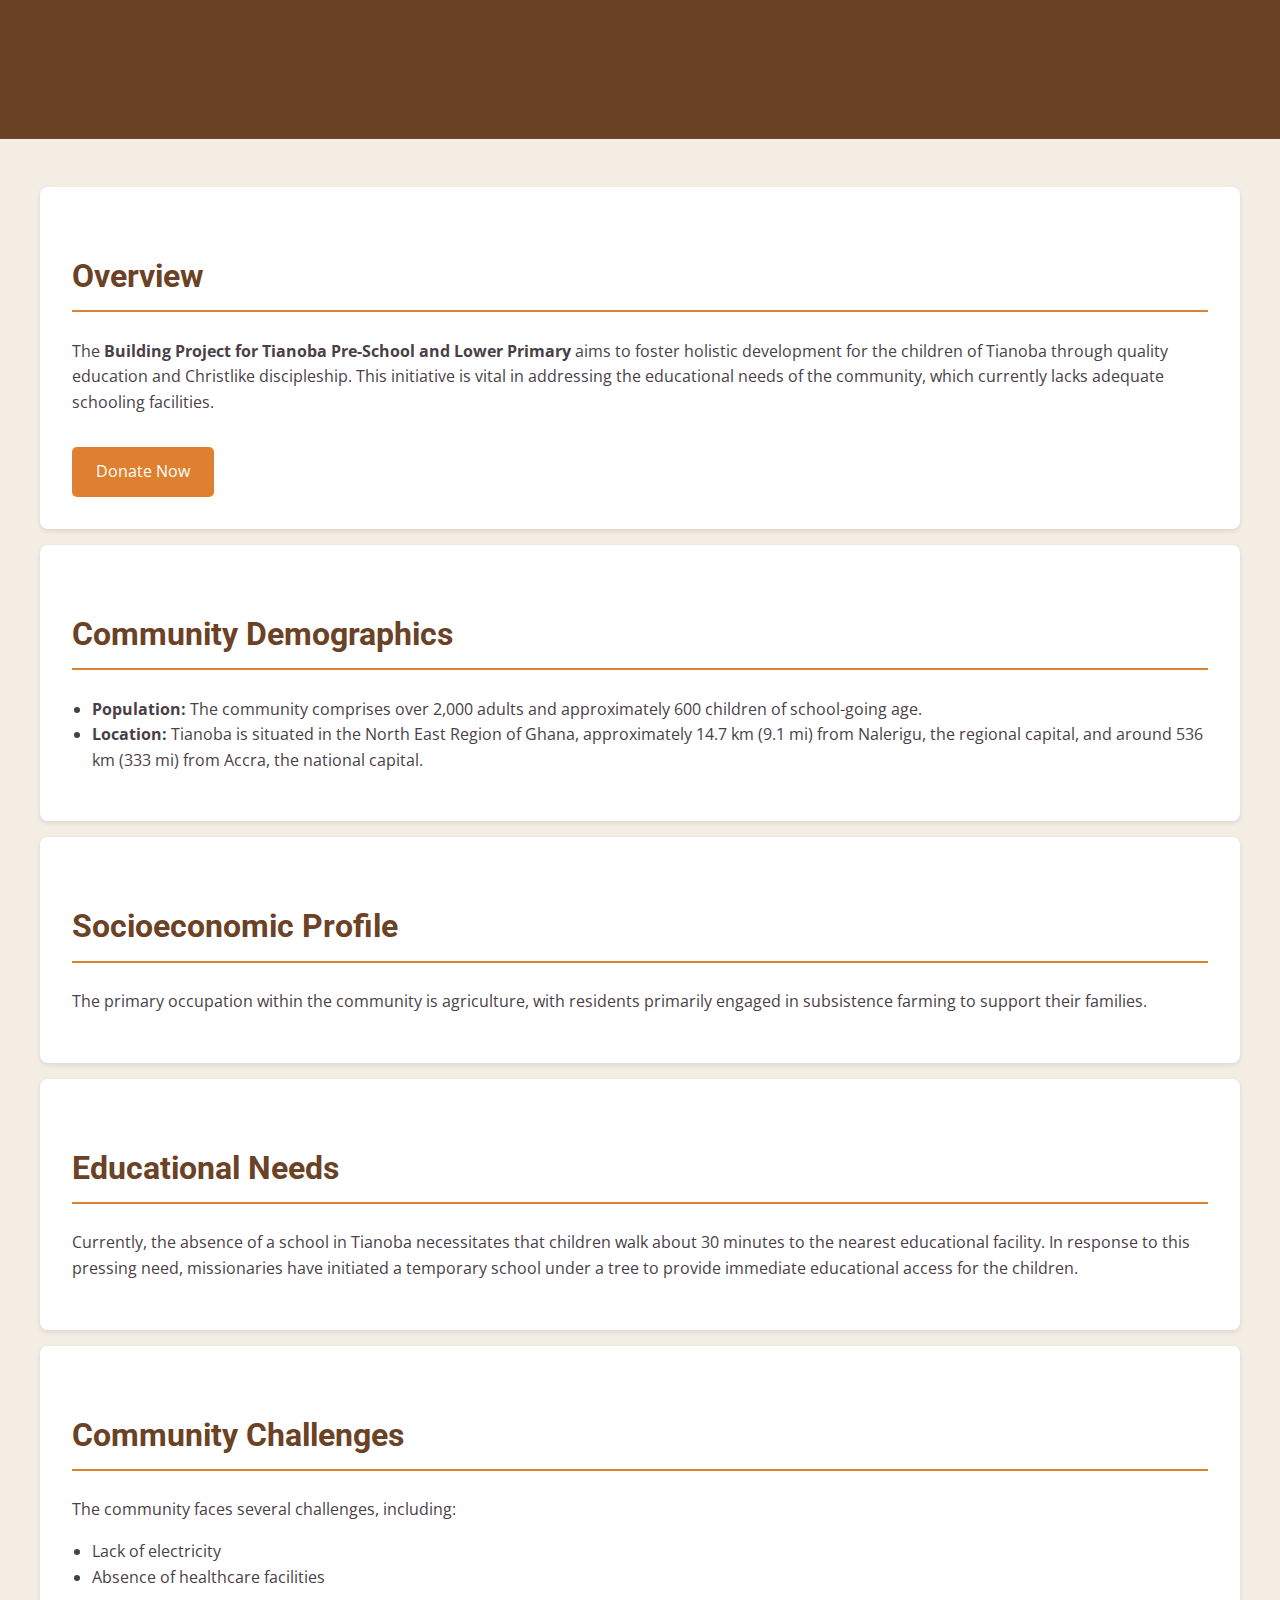
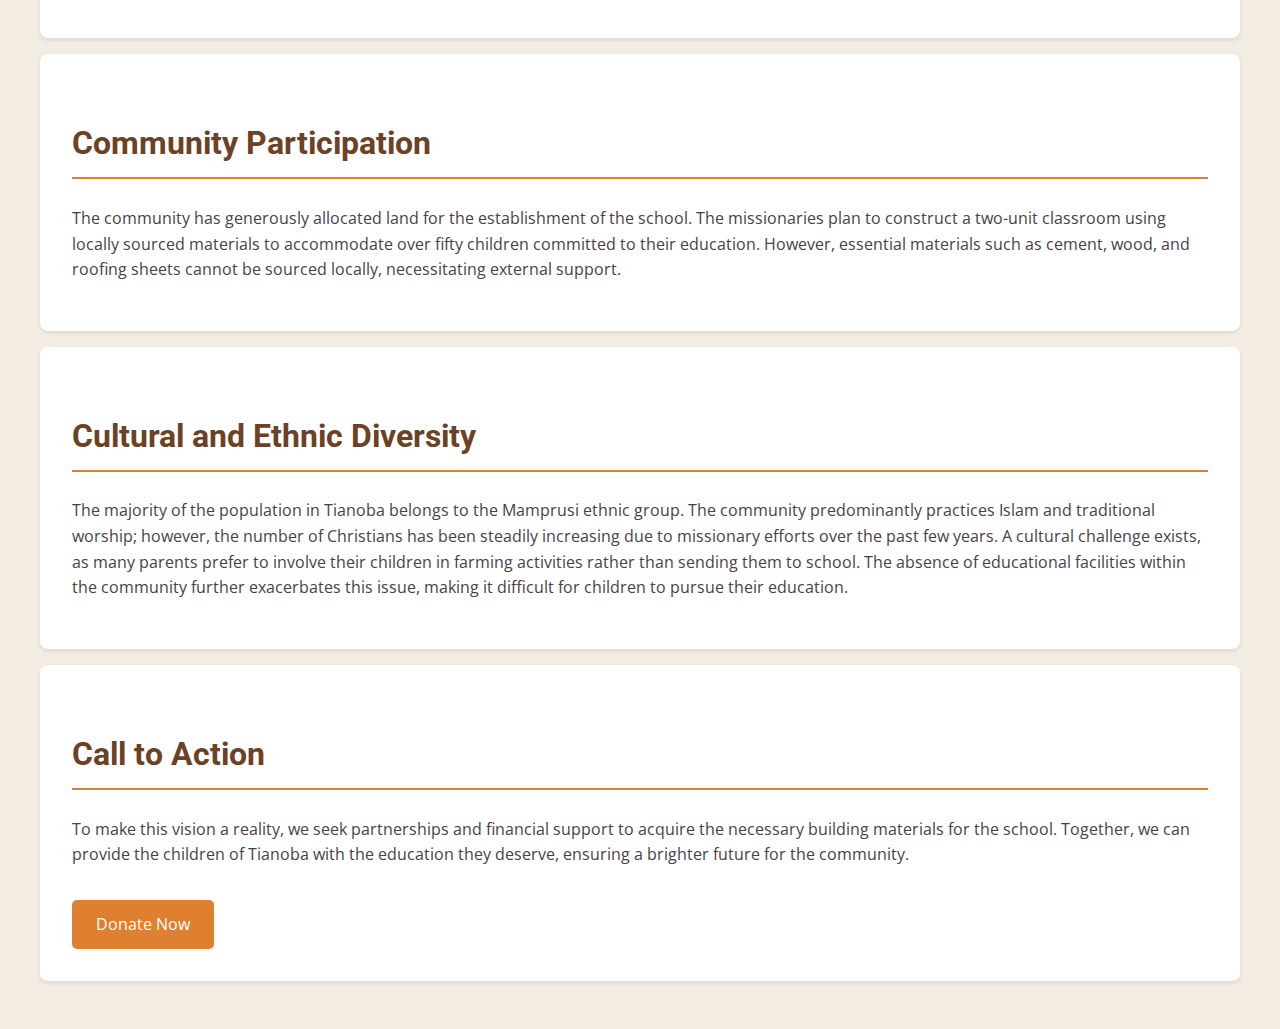
<file: tianoba.html>
<!DOCTYPE html>
<html lang="en">

<head>
    <meta charset="UTF-8">
    <meta name="viewport" content="width=device-width, initial-scale=1.0">
    <title>Building Project for Tianoba Pre-School</title>
    <link href="https://fonts.googleapis.com/css2?family=Roboto:wght@400;700&family=Open+Sans:wght@300;400;600&display=swap" rel="stylesheet">
    <style>
        body {
            font-family: 'Open Sans', sans-serif;
            margin: 0;
            padding: 0;
            color: #4a3e48;
            line-height: 1.6;
            background-color: #f4ede4; /* Background color for the page */
        }

        header {
            background: #6b4226; /* Dark brown header */
            color: #fff;
            padding: 1rem;
            text-align: center;
        }

        .container {
            max-width: 1200px;
            margin: auto;
            padding: 2rem;
        }

        h1, h2, h3 {
            font-family: 'Roboto', sans-serif;
        }

        h1 {
            font-size: 2.5rem;
            color: #6b4226; /* Dark brown */
            margin-bottom: 1rem;
        }

        h2 {
            font-size: 2rem;
            color: #6b4226; /* Dark brown */
            margin-top: 2rem;
            border-bottom: 2px solid #df8030; /* Orange underline */
            padding-bottom: 0.5rem;
        }

        h3 {
            font-size: 1.5rem;
            color: #6b4226; /* Dark brown */
            margin-top: 1.5rem;
        }

        p {
            margin: 1rem 0;
            color: #4a3e48; /* Darker text color */
        }

        .button {
            display: inline-block;
            background: #df8030; /* Orange */
            color: white;
            padding: 0.75rem 1.5rem;
            border-radius: 5px;
            text-decoration: none;
            transition: background 0.3s;
            margin-top: 1rem;
        }

        .button:hover {
            background: #c46b20; /* Darker orange on hover */
        }

        .bg-section {
            background: #ffffff; /* White background for sections */
            border-radius: 8px;
            padding: 2rem;
            box-shadow: 0 2px 5px rgba(0, 0, 0, 0.1);
            margin: 1rem 0;
        }

        ul {
            padding-left: 20px; /* Indent for list items */
        }

        @media (max-width: 768px) {
            h1 {
                font-size: 2rem;
            }

            h2 {
                font-size: 1.5rem;
            }
        }
    </style>
</head>

<body>
    <header>
        <h1>Building Project for Tianoba Pre-School and Lower Primary</h1>
    </header>

    <div class="container">
        <div class="bg-section">
            <h2>Overview</h2>
            <p>The <strong>Building Project for Tianoba Pre-School and Lower Primary</strong> aims to foster holistic development for the children of Tianoba through quality education and Christlike discipleship. This initiative is vital in addressing the educational needs of the community, which currently lacks adequate schooling facilities.</p>
            <a href="https://www.gofundme.com/f/trees-for-hope-building-tianobas-first-school?utm_source=whatsapp&utm_medium=customer&utm_campaign=man_sharesheet_ft&utm_content=amp9c&attribution_id=sl:53ead51a-3940-403e-8e63-edde7e289de9" class="button">Donate Now</a>
        </div>

        <div class="bg-section">
            <h2>Community Demographics</h2>
            <ul>
                <li><strong>Population:</strong> The community comprises over 2,000 adults and approximately 600 children of school-going age.</li>
                <li><strong>Location:</strong> Tianoba is situated in the North East Region of Ghana, approximately 14.7 km (9.1 mi) from Nalerigu, the regional capital, and around 536 km (333 mi) from Accra, the national capital.</li>
            </ul>
        </div>

        <div class="bg-section">
            <h2>Socioeconomic Profile</h2>
            <p>The primary occupation within the community is agriculture, with residents primarily engaged in subsistence farming to support their families.</p>
        </div>

        <div class="bg-section">
            <h2>Educational Needs</h2>
            <p>Currently, the absence of a school in Tianoba necessitates that children walk about 30 minutes to the nearest educational facility. In response to this pressing need, missionaries have initiated a temporary school under a tree to provide immediate educational access for the children.</p>
        </div>

        <div class="bg-section">
            <h2>Community Challenges</h2>
            <p>The community faces several challenges, including:</p>
            <ul>
                <li>Lack of electricity</li>
                <li>Absence of healthcare facilities</li>
            </ul>
        </div>

        <div class="bg-section">
            <h2>Community Participation</h2>
            <p>The community has generously allocated land for the establishment of the school. The missionaries plan to construct a two-unit classroom using locally sourced materials to accommodate over fifty children committed to their education. However, essential materials such as cement, wood, and roofing sheets cannot be sourced locally, necessitating external support.</p>
        </div>

        <div class="bg-section">
            <h2>Cultural and Ethnic Diversity</h2>
            <p>The majority of the population in Tianoba belongs to the Mamprusi ethnic group. The community predominantly practices Islam and traditional worship; however, the number of Christians has been steadily increasing due to missionary efforts over the past few years. A cultural challenge exists, as many parents prefer to involve their children in farming activities rather than sending them to school. The absence of educational facilities within the community further exacerbates this issue, making it difficult for children to pursue their education.</p>
        </div>

        <div class="bg-section">
            <h2>Call to Action</h2>
            <p>To make this vision a reality, we seek partnerships and financial support to acquire the necessary building materials for the school. Together, we can provide the children of Tianoba with the education they deserve, ensuring a brighter future for the community.</p>
            <a href="https://www.gofundme.com/f/trees-for-hope-building-tianobas-first-school?utm_source=whatsapp&utm_medium=customer&utm_campaign=man_sharesheet_ft&utm_content=amp9c&attribution_id=sl:53ead51a-3940-403e-8e63-edde7e289de9" class="button">Donate Now</a>
        </div>
    </div>
</body>

</html>
</file>
